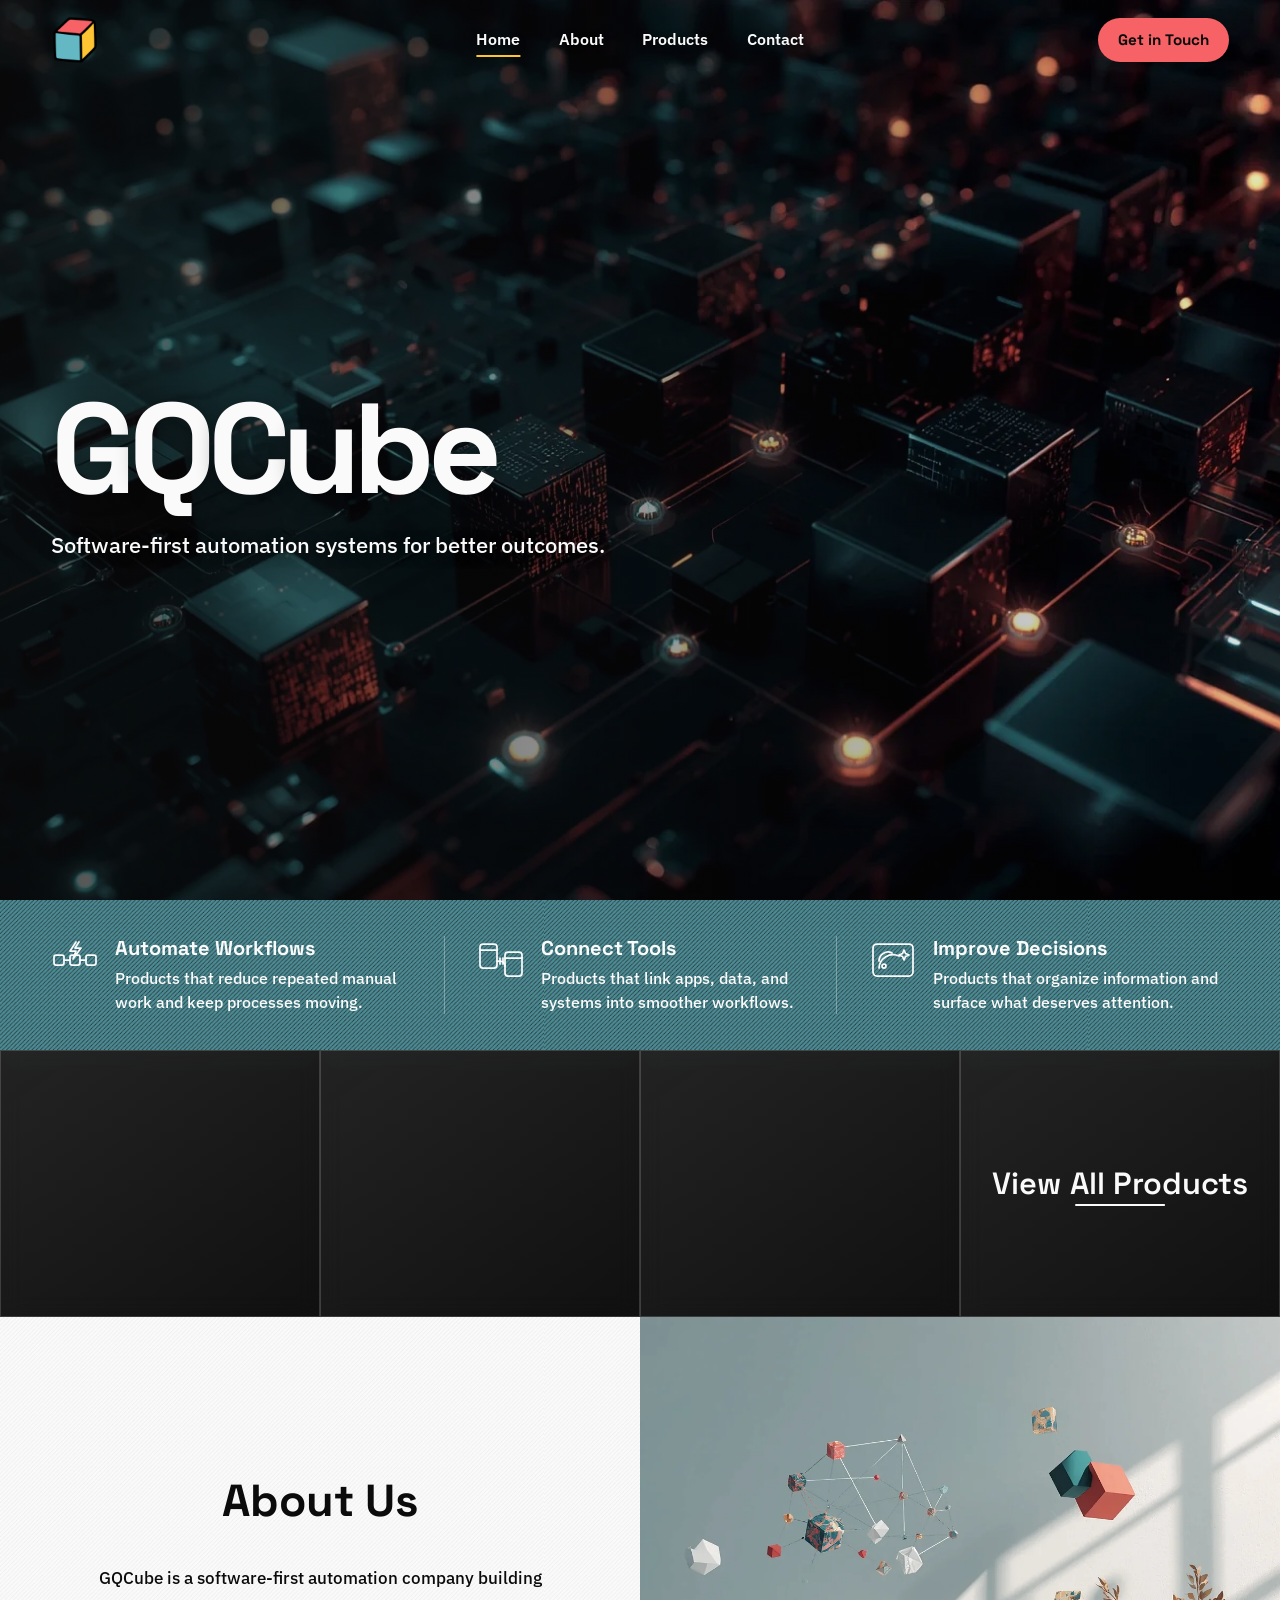
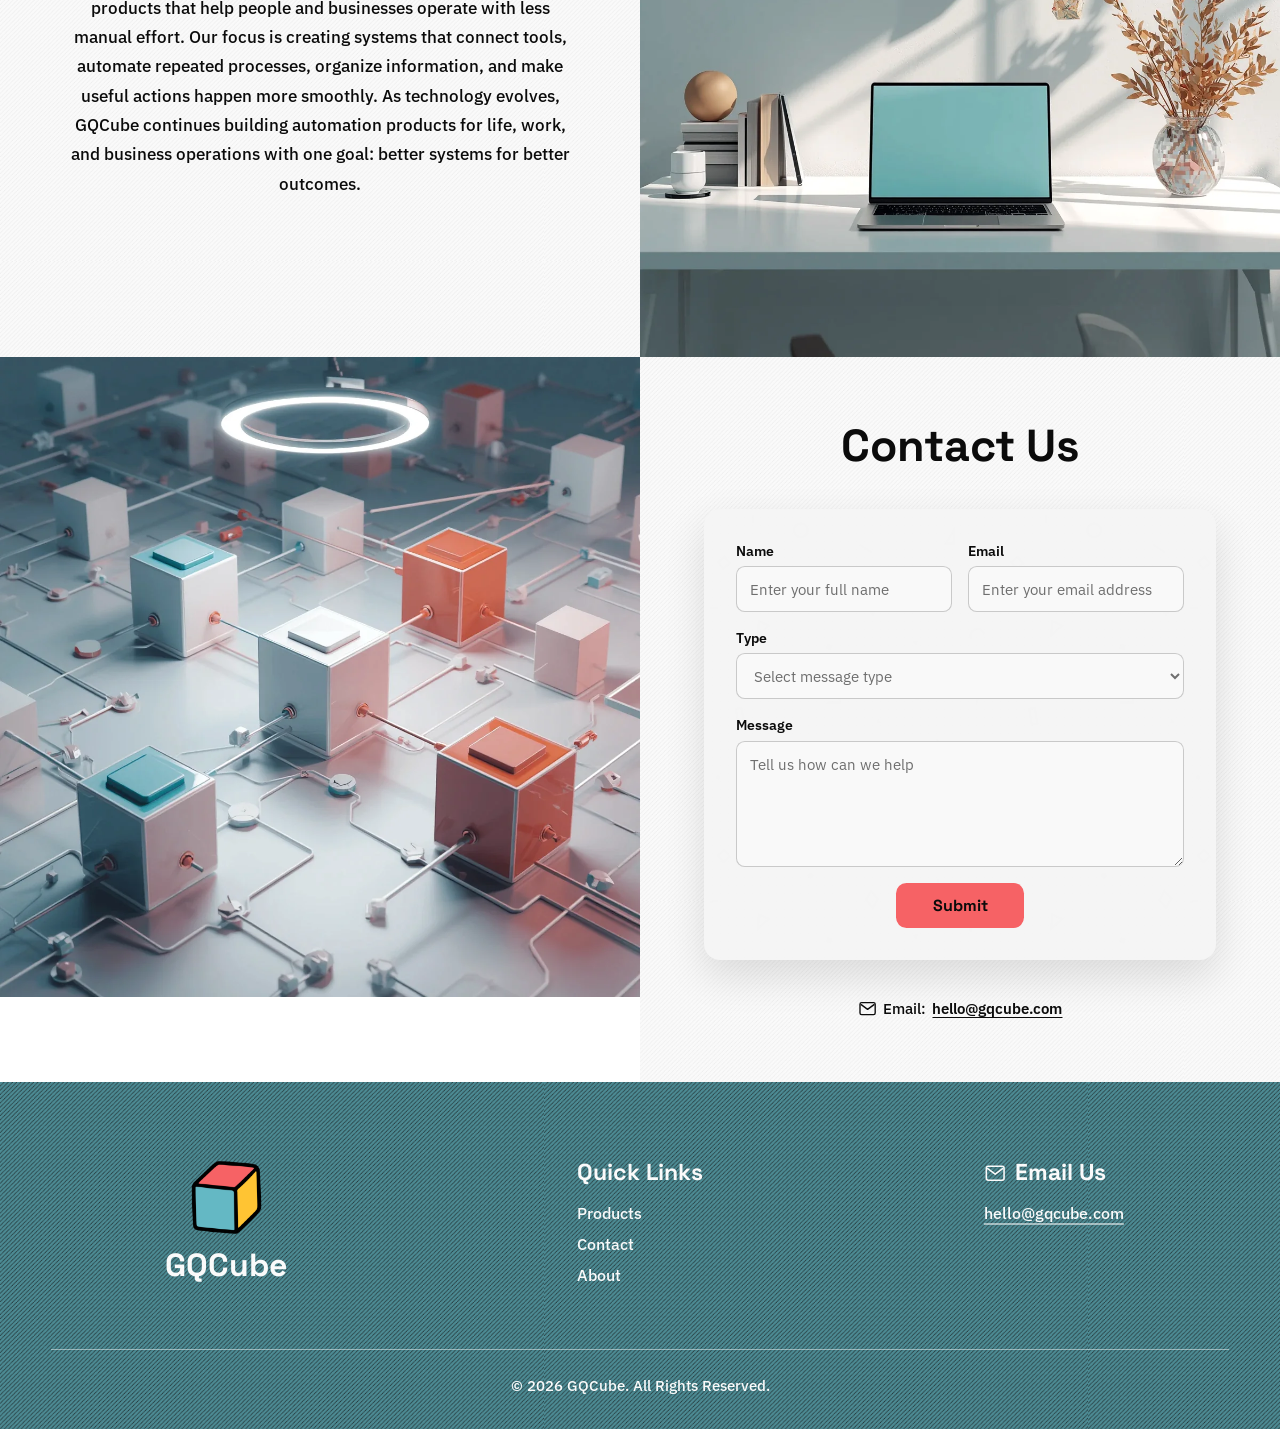
<file: index.html>
<!doctype html>
<html lang="en">
<head>
  <meta charset="utf-8">
  <meta name="viewport" content="width=device-width, initial-scale=1">
  <meta name="robots" content="index, follow">
  <meta name="author" content="GQCube">

  <title>GQCube | Software-First Automation Products</title>
  <meta
    name="description"
    content="GQCube builds software-first automation products that reduce manual work, connect tools, streamline processes, and create systems for better outcomes."
  >

  <link rel="canonical" href="https://gqcube.com/">

  <meta property="og:site_name" content="GQCube">
  <meta property="og:title" content="GQCube | Software-First Automation Products">
  <meta
    property="og:description"
    content="Software-first automation products that reduce manual work, connect tools, automate processes, and create systems for better outcomes."
  >
  <meta property="og:type" content="website">
  <meta property="og:url" content="https://gqcube.com/">
  <meta property="og:image" content="https://gqcube.com/images/homepage/hero.webp">

  <meta name="twitter:card" content="summary_large_image">
  <meta name="twitter:title" content="GQCube | Software-First Automation Products">
  <meta
    name="twitter:description"
    content="Software-first automation products that reduce manual work, connect tools, and automate processes."
  >
  <meta name="twitter:image" content="https://gqcube.com/images/homepage/hero.webp">

  <link rel="icon" href="images/logo/favicon.webp" type="image/webp">
  <link rel="preconnect" href="https://fonts.googleapis.com">
  <link rel="preconnect" href="https://fonts.gstatic.com" crossorigin>
  <link
    rel="stylesheet"
    href="https://fonts.googleapis.com/css2?family=IBM+Plex+Sans:wght@500;600&family=Space+Grotesk:wght@500;600;700&display=swap"
  >
  <link
    rel="preload"
    href="images/homepage/hero.webp"
    as="image"
    type="image/webp"
    fetchpriority="high"
  >
  <link rel="stylesheet" href="css/style.css">
  <script src="js/script.js" defer></script>
</head>
<body>
  <a class="skip-link" href="#main-content">Skip to main content</a>

  <header class="site-header" data-site-header>
    <div class="site-header__inner">
      <a class="site-header__logo" href="/" aria-label="GQCube homepage" data-header-logo>
        <img src="images/logo/favicon.webp" alt="" width="48" height="48">
      </a>

      <nav class="site-header__nav" aria-label="Primary navigation">
        <ul class="site-header__nav-list">
          <li><a class="site-header__nav-link" href="/" aria-current="page">Home</a></li>
          <li><a class="site-header__nav-link" href="#about">About</a></li>
          <li><a class="site-header__nav-link" href="/products/">Products</a></li>
          <li><a class="site-header__nav-link" href="#contact">Contact</a></li>
        </ul>
      </nav>

      <a class="site-header__cta site-header__cta--desktop" href="#contact">Get in Touch</a>

      <button
        class="site-header__menu-toggle"
        type="button"
        aria-label="Open navigation menu"
        aria-expanded="false"
        aria-controls="mobile-menu"
        data-menu-toggle
      >
        <span aria-hidden="true"></span>
        <span aria-hidden="true"></span>
        <span aria-hidden="true"></span>
      </button>
    </div>

    <div class="site-header__mobile-menu" id="mobile-menu" data-mobile-menu hidden>
      <nav aria-label="Mobile navigation">
        <ul class="site-header__mobile-nav-list">
          <li><a class="site-header__nav-link" href="/" aria-current="page">Home</a></li>
          <li><a class="site-header__nav-link" href="#about">About</a></li>
          <li><a class="site-header__nav-link" href="/products/">Products</a></li>
          <li><a class="site-header__nav-link" href="#contact">Contact</a></li>
        </ul>
      </nav>

      <a class="site-header__cta site-header__cta--mobile" href="#contact">Get in Touch</a>
    </div>
  </header>

  <main id="main-content">
    <section class="home-hero" aria-labelledby="home-hero-title">
      <div class="home-hero__inner">
        <div class="home-hero__content">
          <h1 class="home-hero__title" id="home-hero-title" aria-label="GQCube">
            <span aria-hidden="true">
              <span class="home-hero__letter home-hero__letter--g">G</span><span class="home-hero__letter home-hero__letter--q">Q</span><span class="home-hero__letter home-hero__letter--c">C</span>ube
            </span>
          </h1>
          <p class="home-hero__subtext">Software-first automation systems for better outcomes.</p>
        </div>
      </div>
    </section>

    <section class="what-we-build" aria-label="What We Build">
      <div class="what-we-build__inner" data-reveal>
        <div class="what-we-build__grid">
          <article class="what-we-build__item">
            <svg
              class="what-we-build__icon"
              viewBox="0 0 48 48"
              aria-hidden="true"
              focusable="false"
            >
              <rect x="3" y="19" width="10" height="10" rx="2"></rect>
              <rect x="19" y="19" width="10" height="10" rx="2"></rect>
              <rect x="35" y="19" width="10" height="10" rx="2"></rect>
              <path d="M13 24h6M29 24h6"></path>
              <path d="m25 6-6 9h6l-3 8 8-11h-6l4-6"></path>
            </svg>

            <div>
              <h2 class="what-we-build__name">Automate Workflows</h2>
              <p class="what-we-build__description">
                Products that reduce repeated manual work and keep processes moving.
              </p>
            </div>
          </article>

          <article class="what-we-build__item">
            <svg
              class="what-we-build__icon"
              viewBox="0 0 48 48"
              aria-hidden="true"
              focusable="false"
            >
              <rect x="3" y="8" width="17" height="24" rx="3"></rect>
              <rect x="28" y="16" width="17" height="24" rx="3"></rect>
              <path d="M3 14h17M28 22h17"></path>
              <path d="M20 25h3a5 5 0 0 1 5 5"></path>
              <path d="M23 22v6M26 22v6"></path>
            </svg>

            <div>
              <h2 class="what-we-build__name">Connect Tools</h2>
              <p class="what-we-build__description">
                Products that link apps, data, and systems into smoother workflows.
              </p>
            </div>
          </article>

          <article class="what-we-build__item">
            <svg
              class="what-we-build__icon"
              viewBox="0 0 48 48"
              aria-hidden="true"
              focusable="false"
            >
              <rect x="4" y="8" width="40" height="32" rx="4"></rect>
              <path d="M10 32a14 14 0 0 1 20-12"></path>
              <path d="M10 25a9 9 0 0 1 13-8"></path>
              <circle cx="15" cy="30" r="2"></circle>
              <path d="m35 14 1.5 3.5L40 19l-3.5 1.5L35 24l-1.5-3.5L30 19l3.5-1.5L35 14Z"></path>
            </svg>

            <div>
              <h2 class="what-we-build__name">Improve Decisions</h2>
              <p class="what-we-build__description">
                Products that organize information and surface what deserves attention.
              </p>
            </div>
          </article>
        </div>
      </div>
    </section>

    <section class="products-preview" aria-label="Products Preview">
      <div class="products-preview__grid">
        <div class="products-preview__panel">
          <p class="products-preview__phrase products-preview__phrase--products">Products</p>
        </div>

        <div class="products-preview__panel">
          <p class="products-preview__phrase products-preview__phrase--coming">Coming</p>
        </div>

        <div class="products-preview__panel">
          <p class="products-preview__phrase products-preview__phrase--soon">Soon</p>
        </div>

        <div class="products-preview__panel">
          <a class="products-preview__link" href="/products/">
            <span class="products-preview__link-word products-preview__link-word--view">View</span>
            <span class="products-preview__link-word products-preview__link-word--all">All</span>
            <span class="products-preview__link-word products-preview__link-word--products">Products</span>
          </a>
        </div>
      </div>
    </section>

    <section class="home-split home-about" id="about" aria-labelledby="home-about-title">
      <div class="home-split__content">
        <h2 class="home-split__title" id="home-about-title" data-reveal>About Us</h2>

        <p class="home-about__description" data-reveal>
          GQCube is a software-first automation company building products that help people and businesses operate with less manual effort. Our focus is creating systems that connect tools, automate repeated processes, organize information, and make useful actions happen more smoothly. As technology evolves, GQCube continues building automation products for life, work, and business operations with one goal: better systems for better outcomes.
        </p>
      </div>

      <div class="home-split__media">
        <img
          class="home-split__image"
          src="images/homepage/about.webp"
          alt="Modern workspace with a laptop and connected geometric automation elements"
          width="1200"
          height="1200"
          loading="lazy"
          decoding="async"
        >
      </div>
    </section>

    <section class="home-split home-contact" id="contact" aria-labelledby="home-contact-title">
      <div class="home-split__media">
        <img
          class="home-split__image"
          src="images/homepage/contact.webp"
          alt="Connected geometric systems representing automated communication and workflows"
          width="1200"
          height="1200"
          loading="lazy"
          decoding="async"
        >
      </div>

      <div class="home-split__content">
        <h2 class="home-split__title" id="home-contact-title" data-reveal>Contact Us</h2>

        <form class="contact-form" aria-labelledby="home-contact-title" data-reveal>
          <div class="contact-form__row">
            <div class="contact-form__field">
              <label for="contact-name">Name</label>
              <input
                id="contact-name"
                name="name"
                type="text"
                placeholder="Enter your full name"
                autocomplete="name"
                required
              >
            </div>

            <div class="contact-form__field">
              <label for="contact-email">Email</label>
              <input
                id="contact-email"
                name="email"
                type="email"
                placeholder="Enter your email address"
                autocomplete="email"
                required
              >
            </div>
          </div>

          <div class="contact-form__field">
            <label for="contact-type">Type</label>
            <select id="contact-type" name="type" required>
              <option value="" selected disabled>Select message type</option>
              <option value="general-inquiry">General Inquiry</option>
              <option value="product-interest">Product Interest</option>
              <option value="automation-idea">Automation Idea</option>
              <option value="business-opportunity">Business Opportunity</option>
              <option value="support">Support</option>
              <option value="other">Other</option>
            </select>
          </div>

          <div class="contact-form__field">
            <label for="contact-message">Message</label>
            <textarea
              id="contact-message"
              name="message"
              placeholder="Tell us how can we help"
              rows="5"
              required
            ></textarea>
          </div>

          <button class="contact-form__submit" type="submit">Submit</button>
        </form>

        <p class="home-contact__email" data-reveal>
          <svg viewBox="0 0 24 24" aria-hidden="true" focusable="false">
            <rect x="2.5" y="4.5" width="19" height="15" rx="2"></rect>
            <path d="m4 7 8 6 8-6"></path>
          </svg>
          <span>Email:</span>
          <a href="mailto:hello@gqcube.com">hello@gqcube.com</a>
        </p>
      </div>
    </section>
  </main>

  <footer class="site-footer">
    <div class="site-footer__inner">
      <div class="site-footer__main">
        <div class="site-footer__brand">
          <div class="site-footer__logo-wrap" data-footer-logo>
            <img
              class="site-footer__logo"
              src="images/logo/favicon.webp"
              alt="GQCube logo"
              width="96"
              height="96"
              loading="lazy"
              decoding="async"
            >
          </div>
          <p class="site-footer__company">GQCube</p>
        </div>

        <nav class="site-footer__links" aria-labelledby="footer-links-title">
          <h2 class="site-footer__heading" id="footer-links-title">Quick Links</h2>
          <ul>
            <li><a href="/products/">Products</a></li>
            <li><a href="#contact">Contact</a></li>
            <li><a href="#about">About</a></li>
          </ul>
        </nav>

        <section class="site-footer__email" aria-labelledby="footer-email-title">
          <h2 class="site-footer__heading site-footer__email-heading" id="footer-email-title">
            <svg viewBox="0 0 24 24" aria-hidden="true" focusable="false">
              <rect x="2.5" y="4.5" width="19" height="15" rx="2"></rect>
              <path d="m4 7 8 6 8-6"></path>
            </svg>
            <span>Email Us</span>
          </h2>
          <a href="mailto:hello@gqcube.com">hello@gqcube.com</a>
        </section>
      </div>

      <div class="site-footer__bottom">
        <p>© 2026 GQCube. All Rights Reserved.</p>
      </div>
    </div>
  </footer>
</body>
</html>
</file>
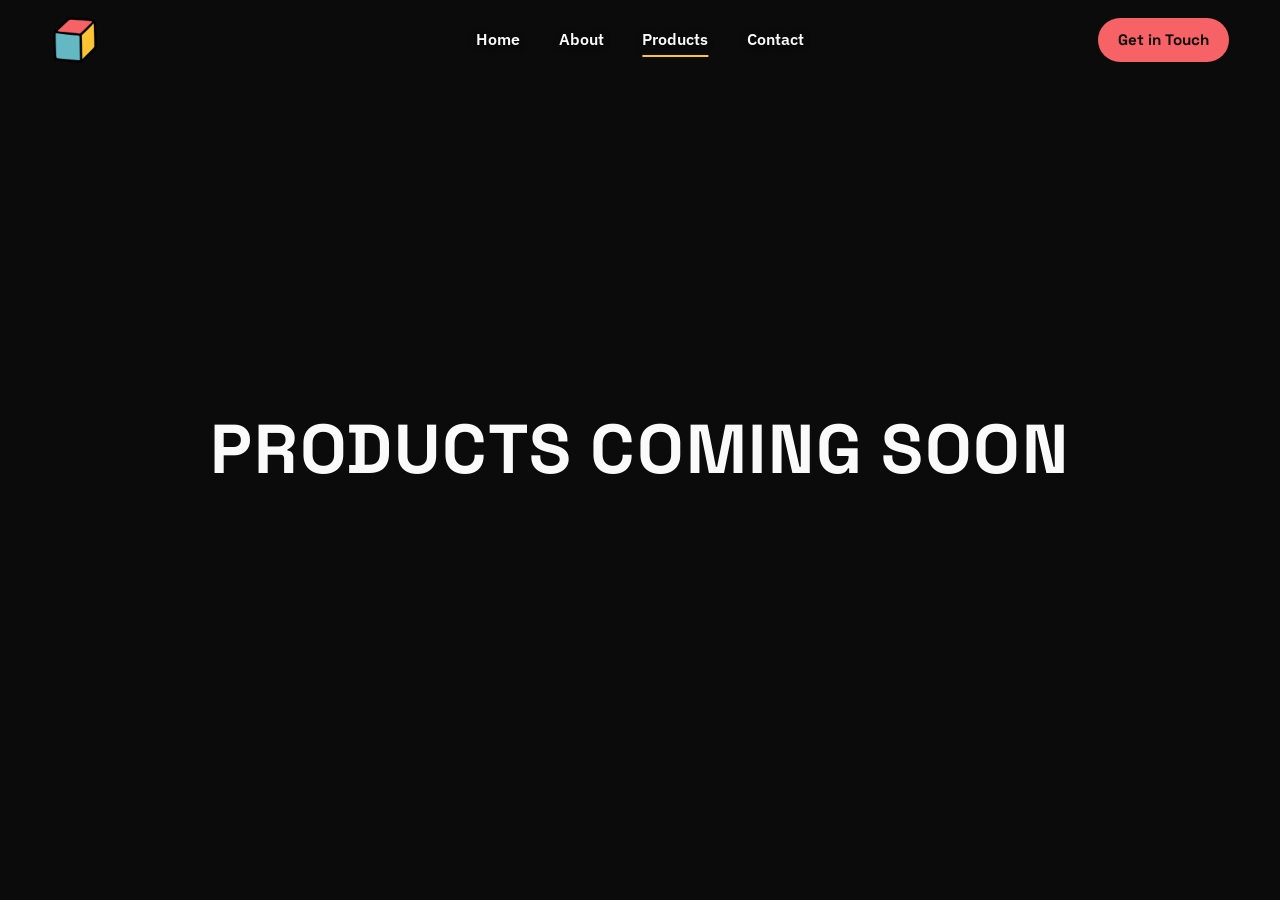
<file: products/index.html>
<!doctype html>
<html lang="en">
<head>
  <meta charset="utf-8">
  <meta name="viewport" content="width=device-width, initial-scale=1">
  <meta name="robots" content="index, follow">
  <meta name="author" content="GQCube">

  <title>Automation Products | GQCube</title>
  <meta
    name="description"
    content="Explore GQCube automation products designed to connect tools, automate processes, reduce manual work, and create systems for better outcomes."
  >

  <link rel="canonical" href="https://gqcube.com/products/">

  <meta property="og:site_name" content="GQCube">
  <meta property="og:title" content="Automation Products | GQCube">
  <meta
    property="og:description"
    content="Explore software-first automation products built to connect tools, automate processes, and reduce manual work."
  >
  <meta property="og:type" content="website">
  <meta property="og:url" content="https://gqcube.com/products/">
  <meta property="og:image" content="https://gqcube.com/images/homepage/hero.webp">

  <meta name="twitter:card" content="summary_large_image">
  <meta name="twitter:title" content="Automation Products | GQCube">
  <meta
    name="twitter:description"
    content="Explore software-first automation products built to connect tools, automate processes, and reduce manual work."
  >
  <meta name="twitter:image" content="https://gqcube.com/images/homepage/hero.webp">

  <link rel="icon" href="../images/logo/favicon.webp" type="image/webp">
  <link rel="preconnect" href="https://fonts.googleapis.com">
  <link rel="preconnect" href="https://fonts.gstatic.com" crossorigin>
  <link
    rel="stylesheet"
    href="https://fonts.googleapis.com/css2?family=IBM+Plex+Sans:wght@500;600&family=Space+Grotesk:wght@500;600;700&display=swap"
  >
  <link rel="stylesheet" href="../css/style.css">
  <script src="../js/script.js" defer></script>
</head>
<body class="products-page">
  <a class="skip-link" href="#main-content">Skip to main content</a>

  <header class="site-header" data-site-header>
    <div class="site-header__inner">
      <a class="site-header__logo" href="/" aria-label="GQCube homepage" data-header-logo>
        <img src="../images/logo/favicon.webp" alt="" width="48" height="48">
      </a>

      <nav class="site-header__nav" aria-label="Primary navigation">
        <ul class="site-header__nav-list">
          <li><a class="site-header__nav-link" href="/">Home</a></li>
          <li><a class="site-header__nav-link" href="/#about">About</a></li>
          <li><a class="site-header__nav-link" href="/products/" aria-current="page">Products</a></li>
          <li><a class="site-header__nav-link" href="/#contact">Contact</a></li>
        </ul>
      </nav>

      <a class="site-header__cta site-header__cta--desktop" href="/#contact">Get in Touch</a>

      <button
        class="site-header__menu-toggle"
        type="button"
        aria-label="Open navigation menu"
        aria-expanded="false"
        aria-controls="mobile-menu"
        data-menu-toggle
      >
        <span aria-hidden="true"></span>
        <span aria-hidden="true"></span>
        <span aria-hidden="true"></span>
      </button>
    </div>

    <div class="site-header__mobile-menu" id="mobile-menu" data-mobile-menu hidden>
      <nav aria-label="Mobile navigation">
        <ul class="site-header__mobile-nav-list">
          <li><a class="site-header__nav-link" href="/">Home</a></li>
          <li><a class="site-header__nav-link" href="/#about">About</a></li>
          <li><a class="site-header__nav-link" href="/products/" aria-current="page">Products</a></li>
          <li><a class="site-header__nav-link" href="/#contact">Contact</a></li>
        </ul>
      </nav>

      <a class="site-header__cta site-header__cta--mobile" href="/#contact">Get in Touch</a>
    </div>
  </header>

  <main class="products-coming-soon" id="main-content">
    <h1 class="products-coming-soon__title">
      <span class="products-coming-soon__word products-coming-soon__word--products">PRODUCTS</span>
      <span class="products-coming-soon__word products-coming-soon__word--coming">COMING</span>
      <span class="products-coming-soon__word products-coming-soon__word--soon">SOON</span>
    </h1>
  </main>
</body>
</html>
</file>
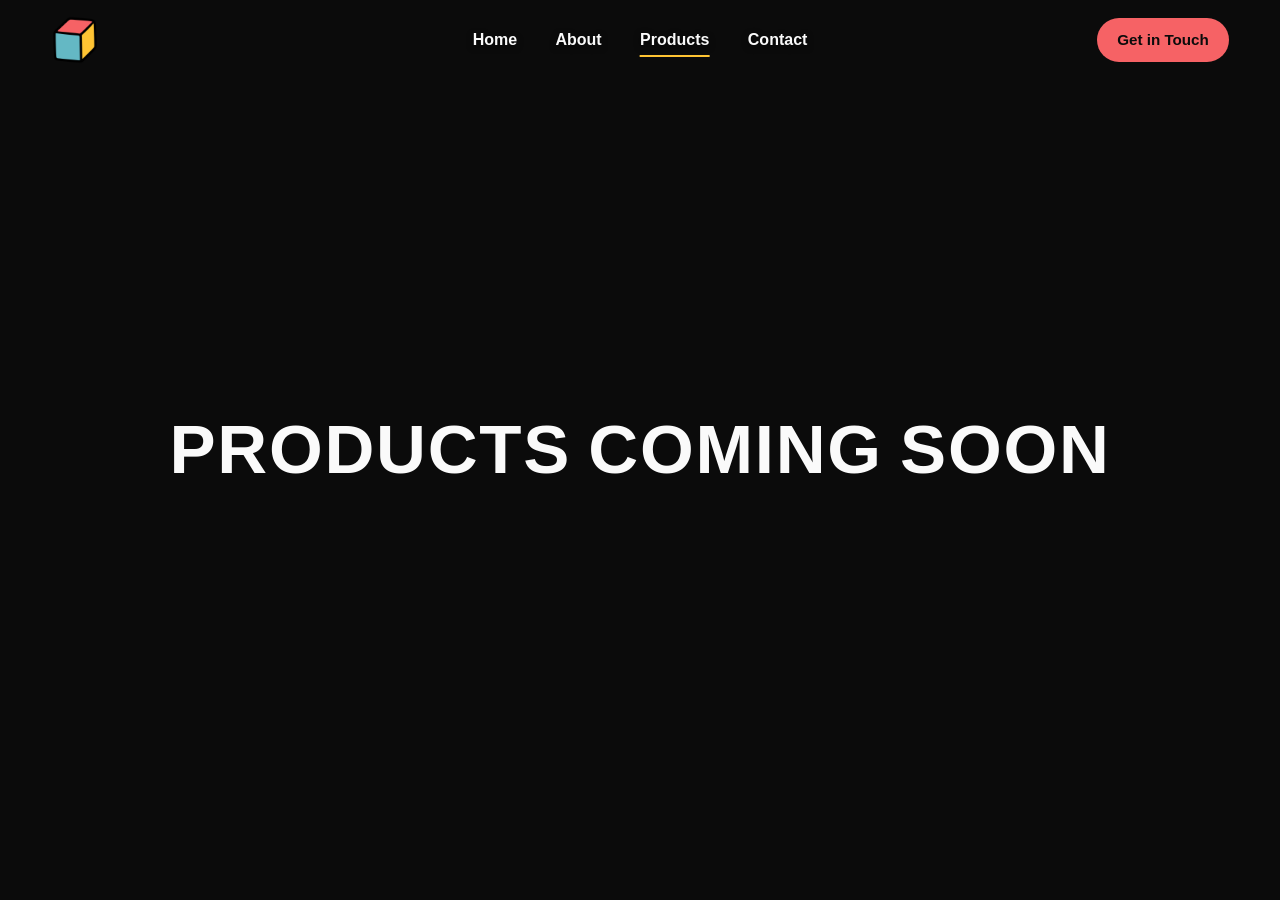
<file: html/products.html>
<!doctype html>
<html lang="en">
<head>
  <meta charset="utf-8">
  <meta name="viewport" content="width=device-width, initial-scale=1">
  <meta name="robots" content="index, follow">
  <meta name="author" content="GQCube">

  <title>Automation Products | GQCube</title>
  <meta
    name="description"
    content="Explore GQCube automation products designed to connect tools, automate processes, reduce manual work, and create systems for better outcomes."
  >

  <!-- Replace example.com with the production domain before launch. -->
  <link rel="canonical" href="https://www.example.com/products">

  <meta property="og:site_name" content="GQCube">
  <meta property="og:title" content="Automation Products | GQCube">
  <meta
    property="og:description"
    content="Explore software-first automation products built to connect tools, automate processes, and reduce manual work."
  >
  <meta property="og:type" content="website">
  <meta property="og:url" content="https://www.example.com/products">
  <meta property="og:image" content="https://www.example.com/images/products/hero.webp">

  <meta name="twitter:card" content="summary_large_image">
  <meta name="twitter:title" content="Automation Products | GQCube">
  <meta
    name="twitter:description"
    content="Explore software-first automation products built to connect tools, automate processes, and reduce manual work."
  >
  <meta name="twitter:image" content="https://www.example.com/images/products/hero.webp">

  <link rel="icon" href="../images/logo/favicon.webp" type="image/webp">
  <link rel="stylesheet" href="../css/style.css">
  <script src="../js/script.js" defer></script>
</head>
<body class="products-page">
  <header class="site-header" data-site-header>
    <div class="site-header__inner">
      <a class="site-header__logo" href="../index.html" aria-label="GQCube homepage" data-header-logo>
        <img src="../images/logo/favicon.webp" alt="" width="48" height="48">
      </a>

      <nav class="site-header__nav" aria-label="Primary navigation">
        <ul class="site-header__nav-list">
          <li><a class="site-header__nav-link" href="../index.html">Home</a></li>
          <li><a class="site-header__nav-link" href="../index.html#about">About</a></li>
          <li><a class="site-header__nav-link" href="products.html" aria-current="page">Products</a></li>
          <li><a class="site-header__nav-link" href="../index.html#contact">Contact</a></li>
        </ul>
      </nav>

      <a class="site-header__cta site-header__cta--desktop" href="../index.html#contact">Get in Touch</a>

      <button
        class="site-header__menu-toggle"
        type="button"
        aria-label="Open navigation menu"
        aria-expanded="false"
        aria-controls="mobile-menu"
        data-menu-toggle
      >
        <span aria-hidden="true"></span>
        <span aria-hidden="true"></span>
        <span aria-hidden="true"></span>
      </button>
    </div>

    <div class="site-header__mobile-menu" id="mobile-menu" data-mobile-menu hidden>
      <nav aria-label="Mobile navigation">
        <ul class="site-header__mobile-nav-list">
          <li><a class="site-header__nav-link" href="../index.html">Home</a></li>
          <li><a class="site-header__nav-link" href="../index.html#about">About</a></li>
          <li><a class="site-header__nav-link" href="products.html" aria-current="page">Products</a></li>
          <li><a class="site-header__nav-link" href="../index.html#contact">Contact</a></li>
        </ul>
      </nav>

      <a class="site-header__cta site-header__cta--mobile" href="../index.html#contact">Get in Touch</a>
    </div>
  </header>

  <main class="products-coming-soon" id="main-content">
    <h1 class="products-coming-soon__title">
      <span class="products-coming-soon__word products-coming-soon__word--products">PRODUCTS</span>
      <span class="products-coming-soon__word products-coming-soon__word--coming">COMING</span>
      <span class="products-coming-soon__word products-coming-soon__word--soon">SOON</span>
    </h1>
  </main>
</body>
</html>
</file>
<file: css/style.css>
:root {
  --color-ink: #0b0b0b;
  --color-paper: #fafafa;
  --color-accent: #f66265;
  --color-brand-blue: #64b8c4;
  --color-brand-yellow: #ffc433;
  --font-body: "IBM Plex Sans", Arial, sans-serif;
  --font-heading: "Space Grotesk", Arial, sans-serif;
  --header-height: 5rem;
  --header-inline-padding: clamp(1.25rem, 4vw, 4rem);
}

*,
*::before,
*::after {
  box-sizing: border-box;
}

html {
  scroll-behavior: smooth;
}

body {
  margin: 0;
  font-family: var(--font-body);
}

body.has-open-menu {
  overflow: hidden;
}

.skip-link {
  position: fixed;
  z-index: 1100;
  top: 0.75rem;
  left: 0.75rem;
  padding: 0.7rem 1rem;
  border-radius: 0.4rem;
  color: var(--color-ink);
  background: var(--color-brand-yellow);
  font-weight: 600;
  text-decoration: none;
  transform: translateY(calc(-100% - 1rem));
  transition: transform 180ms ease;
}

.skip-link:focus {
  outline: 0.1875rem solid var(--color-accent);
  outline-offset: 0.2rem;
  transform: translateY(0);
}

.site-header {
  --header-foreground: var(--color-paper);

  position: fixed;
  z-index: 1000;
  top: 0;
  right: 0;
  left: 0;
  color: var(--header-foreground);
  background-color: transparent;
  transition:
    color 220ms ease,
    background-color 220ms ease,
    box-shadow 220ms ease;
}

.site-header a,
.site-header button {
  -webkit-tap-highlight-color: transparent;
}

.site-header.is-scrolled,
.site-header.is-menu-open {
  --header-foreground: var(--color-ink);

  background-color: var(--color-paper);
  background-image:
    linear-gradient(rgba(250, 250, 250, 0.92), rgba(250, 250, 250, 0.92)),
    url("../images/texture/texture-4.webp");
  background-size: auto, 34rem 34rem;
  box-shadow: 0 0.5rem 1.5rem rgba(11, 11, 11, 0.1);
}

.site-header__inner {
  position: relative;
  display: flex;
  align-items: center;
  justify-content: space-between;
  width: min(100%, 90rem);
  min-height: var(--header-height);
  margin-inline: auto;
  padding-inline: var(--header-inline-padding);
}

.site-header__logo {
  display: inline-flex;
  flex: 0 0 auto;
  align-items: center;
  justify-content: center;
  width: 3rem;
  height: 3rem;
  border-radius: 50%;
  transform-origin: center;
  transition: transform 180ms ease;
}

.site-header__logo:hover,
.site-header__logo:focus-visible {
  transform: scale(1.08);
}

.site-header__logo img {
  display: block;
  width: 100%;
  height: 100%;
  object-fit: contain;
}

.site-header__logo.is-rotating-clockwise img {
  animation: logo-spin-clockwise 4s linear infinite;
}

.site-header__logo.is-rotating-counterclockwise img {
  animation: logo-spin-counterclockwise 4s linear infinite;
}

.site-header__nav {
  position: absolute;
  left: 50%;
  transform: translateX(-50%);
}

.site-header__nav-list,
.site-header__mobile-nav-list {
  display: flex;
  align-items: center;
  margin: 0;
  padding: 0;
  list-style: none;
}

.site-header__nav-list {
  gap: clamp(1.5rem, 3vw, 2.75rem);
}

.site-header__nav-link {
  position: relative;
  display: inline-block;
  padding-block: 0.45rem;
  color: inherit;
  font-family: var(--font-body);
  font-size: 1rem;
  font-weight: 600;
  line-height: 1.2;
  text-decoration: none;
  text-shadow: 0 0.125rem 0.4rem rgba(0, 0, 0, 0.65);
}

.site-header__nav-link::after {
  position: absolute;
  right: 0;
  bottom: 0;
  left: 0;
  height: 0.125rem;
  content: "";
  background: var(--color-brand-yellow);
  transform: scaleX(0);
  transform-origin: left center;
  transition: transform 220ms ease;
}

.site-header__nav-link:hover::after,
.site-header__nav-link:focus-visible::after,
.site-header__nav-link[aria-current]::after {
  transform: scaleX(1);
}

.site-header.is-scrolled .site-header__nav-link,
.site-header.is-menu-open .site-header__nav-link {
  text-shadow: none;
}

.site-header__cta {
  display: inline-flex;
  align-items: center;
  justify-content: center;
  min-height: 2.75rem;
  padding: 0.75rem 1.25rem;
  border-radius: 999px;
  color: var(--color-ink);
  background: var(--color-accent);
  font-family: var(--font-heading);
  font-size: 0.95rem;
  font-weight: 700;
  line-height: 1;
  text-decoration: none;
  transition:
    transform 180ms ease,
    box-shadow 180ms ease;
}

.site-header__cta:hover,
.site-header__cta:focus-visible {
  transform: scale(1.05);
  box-shadow: 0 0.5rem 1rem rgba(246, 98, 101, 0.25);
}

.site-header__cta:active {
  transform: scale(0.97);
}

.site-header__menu-toggle {
  display: none;
  appearance: none;
  width: 3rem;
  height: 3rem;
  padding: 0.7rem;
  border: 0;
  border-radius: 50%;
  color: inherit;
  background: transparent;
  cursor: pointer;
}

.site-header__menu-toggle span {
  display: block;
  width: 100%;
  height: 0.125rem;
  border-radius: 999px;
  background: currentColor;
  transition:
    transform 220ms ease,
    opacity 180ms ease;
}

.site-header__menu-toggle span + span {
  margin-top: 0.35rem;
}

.site-header__menu-toggle[aria-expanded="true"] span:nth-child(1) {
  transform: translateY(0.475rem) rotate(45deg);
}

.site-header__menu-toggle[aria-expanded="true"] span:nth-child(2) {
  opacity: 0;
}

.site-header__menu-toggle[aria-expanded="true"] span:nth-child(3) {
  transform: translateY(-0.475rem) rotate(-45deg);
}

.site-header__mobile-menu {
  width: 100%;
  padding: 0.75rem var(--header-inline-padding) 1.5rem;
  border-top: 1px solid rgba(11, 11, 11, 0.1);
}

.site-header__mobile-menu[hidden] {
  display: none;
}

.site-header__mobile-nav-list {
  align-items: flex-start;
  flex-direction: column;
  gap: 0.25rem;
}

.site-header__mobile-nav-list .site-header__nav-link {
  display: inline-block;
  width: fit-content;
  padding-block: 0.85rem 0.3rem;
  color: var(--color-ink);
  text-shadow: none;
}

.site-header__cta--mobile {
  width: 100%;
  margin-top: 1rem;
}

.site-header a:focus-visible,
.site-header button:focus-visible {
  outline: 0.1875rem solid var(--color-accent);
  outline-offset: 0.25rem;
}

.home-hero {
  display: flex;
  align-items: center;
  min-height: 100vh;
  min-height: 100svh;
  padding:
    calc(var(--header-height) + clamp(2rem, 5vh, 4rem))
    var(--header-inline-padding)
    clamp(3rem, 8vh, 6rem);
  overflow: hidden;
  color: var(--color-paper);
  background-color: var(--color-ink);
  background-image:
    linear-gradient(
      90deg,
      rgba(11, 11, 11, 0.72) 0%,
      rgba(11, 11, 11, 0.42) 52%,
      rgba(11, 11, 11, 0.1) 100%
    ),
    url("../images/homepage/hero.webp");
  background-position: center;
  background-size: cover;
}

.home-hero__inner {
  width: min(100%, 90rem);
  margin-inline: auto;
}

.home-hero__content {
  width: min(100%, 44rem);
}

.home-hero__title {
  margin: 0;
  color: var(--color-paper);
  font-family: var(--font-heading);
  font-size: clamp(4rem, 10vw, 8.5rem);
  font-weight: 700;
  letter-spacing: -0.06em;
  line-height: 0.9;
  text-wrap: balance;
  text-shadow: 0 0.2rem 1.2rem rgba(0, 0, 0, 0.3);
}

.home-hero__letter {
  color: var(--color-paper);
  animation-duration: 12s;
  animation-timing-function: ease-in-out;
  animation-iteration-count: infinite;
}

.home-hero__letter--g,
.products-preview__link-word--view {
  animation-name: brand-color-blue;
}

.home-hero__letter--q,
.products-preview__link-word--all {
  animation-name: brand-color-coral;
}

.home-hero__letter--c,
.products-preview__link-word--products {
  animation-name: brand-color-yellow;
}

.home-hero__subtext {
  max-width: 38rem;
  margin: clamp(1rem, 2.5vh, 1.5rem) 0 0;
  color: var(--color-paper);
  font-family: var(--font-body);
  font-size: clamp(1.05rem, 2vw, 1.35rem);
  font-weight: 500;
  line-height: 1.55;
  text-shadow: 0 0.125rem 0.8rem rgba(0, 0, 0, 0.55);
}

.what-we-build {
  padding: clamp(1.5rem, 3vw, 2.25rem) var(--header-inline-padding);
  color: var(--color-paper);
  background-color: var(--color-brand-blue);
  background-image:
    linear-gradient(rgba(11, 11, 11, 0.26), rgba(11, 11, 11, 0.26)),
    url("../images/texture/texture-4.webp");
  background-size: auto, 34rem 34rem;
}

.what-we-build__inner {
  width: min(100%, 90rem);
  margin-inline: auto;
}

.what-we-build__inner.is-reveal-ready {
  opacity: 0;
  transform: translateY(1rem);
  transition:
    opacity 600ms ease,
    transform 600ms ease;
}

.what-we-build__inner.is-reveal-ready.is-visible {
  opacity: 1;
  transform: translateY(0);
}

.what-we-build__grid {
  display: grid;
  grid-template-columns: repeat(3, minmax(0, 1fr));
}

.what-we-build__item {
  display: grid;
  grid-template-columns: 3rem minmax(0, 1fr);
  gap: 1rem;
  align-items: start;
  min-width: 0;
  padding-inline: clamp(1.25rem, 2.5vw, 2.25rem);
}

.what-we-build__item:first-child {
  padding-left: 0;
}

.what-we-build__item + .what-we-build__item {
  border-left: 1px solid rgba(250, 250, 250, 0.32);
}

.what-we-build__item:last-child {
  padding-right: 0;
}

.what-we-build__icon {
  width: 3rem;
  height: 3rem;
  color: var(--color-paper);
  fill: none;
  stroke: currentColor;
  stroke-linecap: round;
  stroke-linejoin: round;
  stroke-width: 1.75;
}

.what-we-build__name {
  margin: 0;
  color: var(--color-paper);
  font-family: var(--font-heading);
  font-size: clamp(1.05rem, 1.6vw, 1.25rem);
  font-weight: 700;
  line-height: 1.2;
}

.what-we-build__description {
  margin: 0.45rem 0 0;
  color: var(--color-paper);
  font-family: var(--font-body);
  font-size: 0.98rem;
  font-weight: 500;
  line-height: 1.5;
}

.products-preview {
  width: 100%;
  overflow: hidden;
  background: var(--color-ink);
}

.products-preview__grid {
  display: grid;
  grid-template-columns: repeat(4, minmax(0, 1fr));
  gap: 0;
  width: 100%;
}

.products-preview__panel {
  display: grid;
  place-items: center;
  min-width: 0;
  aspect-ratio: 6 / 5;
  overflow: hidden;
  color: var(--color-paper);
  background:
    linear-gradient(
      145deg,
      rgba(250, 250, 250, 0.1),
      rgba(250, 250, 250, 0.025)
    );
  outline: 1px solid rgba(250, 250, 250, 0.16);
  outline-offset: -1px;
  -webkit-backdrop-filter: blur(0.75rem);
  backdrop-filter: blur(0.75rem);
}

.products-preview__phrase,
.products-preview__link {
  color: var(--color-paper);
  font-family: var(--font-heading);
  font-size: clamp(1.4rem, 2.4vw, 2.4rem);
  font-weight: 600;
  line-height: 1.1;
}

.products-preview__phrase {
  margin: 0;
  opacity: 0;
  font-size: clamp(1.8rem, 3vw, 3rem);
  letter-spacing: 0.04em;
  text-transform: uppercase;
  animation-duration: 10.5s;
  animation-timing-function: ease-in-out;
  animation-iteration-count: infinite;
}

.products-preview__phrase--products {
  animation-name: products-preview-products;
}

.products-preview__phrase--coming {
  animation-name: products-preview-coming;
}

.products-preview__phrase--soon {
  animation-name: products-preview-soon;
}

.products-preview__link {
  position: relative;
  display: inline-flex;
  gap: 0.28em;
  align-items: center;
  padding: 0.35rem 0;
  text-decoration: none;
  -webkit-tap-highlight-color: transparent;
}

.products-preview__link::after {
  position: absolute;
  right: 0;
  bottom: 0;
  left: 0;
  height: 0.125rem;
  content: "";
  background: var(--color-paper);
  transform: scaleX(0.35);
  transform-origin: center;
  transition: transform 180ms ease;
}

.products-preview__link:hover::after,
.products-preview__link:focus-visible::after {
  transform: scaleX(1);
}

.products-preview__link:focus-visible {
  border-radius: 0.2rem;
  outline: 0.1875rem solid var(--color-brand-yellow);
  outline-offset: 0.4rem;
}

.products-preview__link-word {
  color: var(--color-paper);
  animation-duration: 12s;
  animation-timing-function: ease-in-out;
  animation-iteration-count: infinite;
}

.products-page {
  overflow: hidden;
  background: var(--color-ink);
}

.products-coming-soon {
  display: grid;
  place-items: center;
  width: 100%;
  height: 100vh;
  height: 100svh;
  padding-inline: clamp(1rem, 4vw, 4rem);
  overflow: hidden;
  background: var(--color-ink);
}

.products-coming-soon__title {
  display: flex;
  flex-wrap: nowrap;
  gap: clamp(0.25em, 1vw, 0.5em);
  align-items: center;
  justify-content: center;
  margin: 0;
  color: var(--color-paper);
  font-family: var(--font-heading);
  font-size: clamp(0.85rem, 5.4vw, 5rem);
  font-weight: 700;
  letter-spacing: 0.025em;
  line-height: 1;
  text-align: center;
  white-space: nowrap;
}

.products-coming-soon__word {
  --word-highlight: var(--color-paper);

  color: var(--color-paper);
  animation: products-coming-soon-word 12s ease-in-out infinite;
}

.products-coming-soon__word--products {
  --word-highlight: var(--color-brand-blue);
}

.products-coming-soon__word--coming {
  --word-highlight: var(--color-accent);

  animation-delay: 4s;
}

.products-coming-soon__word--soon {
  --word-highlight: var(--color-brand-yellow);

  animation-delay: 8s;
}

@keyframes products-coming-soon-word {
  0%,
  20% {
    color: var(--word-highlight);
  }

  25%,
  96% {
    color: var(--color-paper);
  }

  100% {
    color: var(--word-highlight);
  }
}

.home-split {
  display: grid;
  grid-template-columns: repeat(2, minmax(0, 1fr));
  width: 100%;
}

#about,
#contact {
  scroll-margin-top: var(--header-height);
}

.home-split__content,
.home-split__media {
  min-width: 0;
  aspect-ratio: 1;
}

.home-split__content {
  display: grid;
  grid-template-rows: auto 1fr auto;
  gap: clamp(1.5rem, 3vw, 2.5rem);
  align-items: center;
  padding: clamp(2.5rem, 5vw, 5rem);
  color: var(--color-ink);
  background-color: var(--color-paper);
  background-image:
    linear-gradient(rgba(250, 250, 250, 0.92), rgba(250, 250, 250, 0.92)),
    url("../images/texture/texture-4.webp");
  background-size: auto, 34rem 34rem;
}

.home-split__title {
  margin: 0;
  color: var(--color-ink);
  font-family: var(--font-heading);
  font-size: clamp(2rem, 3.5vw, 3.5rem);
  font-weight: 700;
  line-height: 1.1;
  text-align: center;
}

.home-split__media {
  overflow: hidden;
}

.home-split__image {
  display: block;
  width: 100%;
  height: 100%;
  object-fit: cover;
}

.home-about__description {
  width: min(100%, 42rem);
  margin: 0 auto;
  color: var(--color-ink);
  font-family: var(--font-body);
  font-size: clamp(1rem, 1.35vw, 1.15rem);
  font-weight: 500;
  line-height: 1.7;
  text-align: center;
}

.home-about .home-split__content {
  grid-template-rows: auto auto;
  align-content: center;
}

.home-split__content > [data-reveal].is-reveal-ready {
  opacity: 0;
  transform: translateY(1rem);
  transition:
    opacity 600ms ease,
    transform 600ms ease;
}

.home-split__content > [data-reveal].is-reveal-ready.is-visible {
  opacity: 1;
  transform: translateY(0);
}

.contact-form {
  display: grid;
  gap: 1rem;
  align-self: center;
  justify-self: center;
  width: min(100%, 34rem);
  padding: clamp(1.25rem, 2.5vw, 2rem);
  color: var(--color-ink);
  background-color: #f5f5f5;
  background-image:
    linear-gradient(rgba(245, 245, 245, 0.9), rgba(245, 245, 245, 0.9)),
    url("../images/texture/texture-11.webp");
  background-size: auto, 30rem 30rem;
  border-radius: 1rem;
  box-shadow: 0 1rem 2.5rem rgba(11, 11, 11, 0.12);
  font-family: var(--font-body);
}

.contact-form__row {
  display: grid;
  grid-template-columns: repeat(2, minmax(0, 1fr));
  gap: 1rem;
}

.contact-form__field {
  display: grid;
  gap: 0.4rem;
  min-width: 0;
}

.contact-form__field label {
  color: var(--color-ink);
  font-size: 0.9rem;
  font-weight: 600;
}

.contact-form__field input,
.contact-form__field select,
.contact-form__field textarea {
  width: 100%;
  border: 1px solid rgba(11, 11, 11, 0.2);
  border-radius: 0.55rem;
  color: var(--color-ink);
  background: rgba(250, 250, 250, 0.88);
  font: inherit;
  font-size: 0.95rem;
  outline: none;
  transition:
    border-color 180ms ease,
    box-shadow 180ms ease;
}

.contact-form__field input,
.contact-form__field select {
  min-height: 2.85rem;
  padding: 0.7rem 0.8rem;
}

.contact-form__field textarea {
  min-height: 7.5rem;
  padding: 0.75rem 0.8rem;
  resize: vertical;
}

.contact-form__field input::placeholder,
.contact-form__field textarea::placeholder {
  color: rgba(11, 11, 11, 0.58);
}

.contact-form__field select:invalid {
  color: rgba(11, 11, 11, 0.58);
}

.contact-form__field input:focus-visible,
.contact-form__field select:focus-visible,
.contact-form__field textarea:focus-visible {
  border-color: var(--color-brand-blue);
  box-shadow: 0 0 0 0.2rem rgba(100, 184, 196, 0.28);
}

.contact-form__submit {
  justify-self: center;
  min-width: 8rem;
  min-height: 2.8rem;
  padding: 0.75rem 1.5rem;
  border: 0;
  border-radius: 0.65rem;
  color: var(--color-ink);
  background: var(--color-accent);
  font-family: var(--font-heading);
  font-size: 1rem;
  font-weight: 700;
  cursor: pointer;
  -webkit-tap-highlight-color: transparent;
  transition:
    box-shadow 180ms ease,
    transform 180ms ease;
}

.contact-form__submit:hover {
  box-shadow: 0 0.6rem 1.2rem rgba(246, 98, 101, 0.3);
  transform: scale(1.04);
}

.contact-form__submit:active {
  transform: scale(0.97);
}

.contact-form__submit:focus-visible {
  outline: 0.1875rem solid var(--color-brand-yellow);
  outline-offset: 0.25rem;
}

.home-contact__email {
  display: flex;
  gap: 0.4rem;
  align-items: center;
  justify-content: center;
  margin: 0;
  color: var(--color-ink);
  font-family: var(--font-body);
  font-size: 0.95rem;
  font-weight: 500;
}

.home-contact__email svg {
  width: 1.2rem;
  height: 1.2rem;
  fill: none;
  stroke: currentColor;
  stroke-linecap: round;
  stroke-linejoin: round;
  stroke-width: 1.7;
}

.home-contact__email a {
  color: inherit;
  font-weight: 600;
  text-underline-offset: 0.2em;
}

.home-contact__email a:hover {
  color: #c73f45;
}

.home-contact__email a:focus-visible {
  border-radius: 0.15rem;
  outline: 0.1875rem solid var(--color-accent);
  outline-offset: 0.2rem;
}

.site-footer {
  color: var(--color-paper);
  background-color: var(--color-brand-blue);
  background-image:
    linear-gradient(rgba(11, 11, 11, 0.26), rgba(11, 11, 11, 0.26)),
    url("../images/texture/texture-4.webp");
  background-size: auto, 34rem 34rem;
}

.site-footer__inner {
  width: min(100%, 90rem);
  margin-inline: auto;
  padding:
    clamp(3rem, 6vw, 5rem)
    var(--header-inline-padding)
    clamp(1.5rem, 3vw, 2rem);
}

.site-footer__main {
  display: grid;
  grid-template-columns: repeat(3, minmax(0, 1fr));
  gap: clamp(2.5rem, 5vw, 5rem);
  align-items: start;
}

.site-footer__brand {
  display: grid;
  gap: 0.75rem;
  justify-items: center;
  text-align: center;
}

.site-footer__logo-wrap {
  display: inline-flex;
  align-items: center;
  justify-content: center;
  width: clamp(4.5rem, 6vw, 6rem);
  transform-origin: center;
  transition: transform 180ms ease;
}

.site-footer__logo-wrap:hover {
  transform: scale(1.08);
}

.site-footer__logo {
  display: block;
  width: 100%;
  height: auto;
}

.site-footer__logo-wrap.is-rotating-clockwise .site-footer__logo {
  animation: logo-spin-clockwise 4s linear infinite;
}

.site-footer__logo-wrap.is-rotating-counterclockwise .site-footer__logo {
  animation: logo-spin-counterclockwise 4s linear infinite;
}

.site-footer__company {
  margin: 0;
  color: var(--color-paper);
  font-family: var(--font-heading);
  font-size: clamp(1.5rem, 2.5vw, 2rem);
  font-weight: 700;
  line-height: 1.1;
}

.site-footer__links,
.site-footer__email {
  justify-self: center;
}

.site-footer__heading {
  margin: 0 0 1rem;
  color: var(--color-paper);
  font-family: var(--font-heading);
  font-size: clamp(1.2rem, 1.8vw, 1.5rem);
  font-weight: 700;
  line-height: 1.2;
}

.site-footer__links ul {
  display: grid;
  gap: 0.7rem;
  margin: 0;
  padding: 0;
  list-style: none;
}

.site-footer__links a,
.site-footer__email > a {
  display: inline-block;
  color: var(--color-paper);
  font-family: var(--font-body);
  font-size: 1rem;
  font-weight: 500;
  text-decoration-color: rgba(250, 250, 250, 0.55);
  text-decoration-thickness: 0.1rem;
  text-underline-offset: 0.25em;
  -webkit-tap-highlight-color: transparent;
  transition:
    color 180ms ease,
    transform 180ms ease;
}

.site-footer__links a {
  text-decoration-line: none;
}

.site-footer__links a:hover,
.site-footer__email > a:hover {
  color: var(--color-brand-yellow);
  transform: translateX(0.2rem);
}

.site-footer__links a:focus-visible,
.site-footer__email > a:focus-visible {
  border-radius: 0.15rem;
  outline: 0.1875rem solid var(--color-brand-yellow);
  outline-offset: 0.25rem;
}

.site-footer__email-heading {
  display: flex;
  gap: 0.55rem;
  align-items: center;
}

.site-footer__email-heading svg {
  width: 1.4rem;
  height: 1.4rem;
  fill: none;
  stroke: currentColor;
  stroke-linecap: round;
  stroke-linejoin: round;
  stroke-width: 1.7;
}

.site-footer__bottom {
  margin-top: clamp(2.5rem, 5vw, 4.5rem);
  padding-top: 1.5rem;
  border-top: 1px solid rgba(250, 250, 250, 0.48);
}

.site-footer__bottom p {
  margin: 0;
  color: var(--color-paper);
  font-family: var(--font-body);
  font-size: 0.95rem;
  font-weight: 500;
  line-height: 1.5;
  text-align: center;
}

@keyframes products-preview-products {
  0% {
    opacity: 0;
  }

  6%,
  26% {
    opacity: 1;
  }

  32%,
  100% {
    opacity: 0;
  }
}

@keyframes products-preview-coming {
  0%,
  30% {
    opacity: 0;
  }

  36%,
  56% {
    opacity: 1;
  }

  62%,
  100% {
    opacity: 0;
  }
}

@keyframes products-preview-soon {
  0%,
  60% {
    opacity: 0;
  }

  66%,
  86% {
    opacity: 1;
  }

  92%,
  100% {
    opacity: 0;
  }
}

@keyframes brand-color-blue {
  0%,
  25% {
    color: var(--color-brand-blue);
  }

  30%,
  95% {
    color: var(--color-paper);
  }

  100% {
    color: var(--color-brand-blue);
  }
}

@keyframes brand-color-coral {
  0%,
  27% {
    color: var(--color-paper);
  }

  32%,
  57% {
    color: var(--color-accent);
  }

  62%,
  100% {
    color: var(--color-paper);
  }
}

@keyframes brand-color-yellow {
  0%,
  59% {
    color: var(--color-paper);
  }

  64%,
  89% {
    color: var(--color-brand-yellow);
  }

  94%,
  100% {
    color: var(--color-paper);
  }
}

@keyframes logo-spin-clockwise {
  to {
    transform: rotate(360deg);
  }
}

@keyframes logo-spin-counterclockwise {
  to {
    transform: rotate(-360deg);
  }
}

@media (max-width: 50rem) {
  :root {
    --header-height: 4.5rem;
  }

  .site-header__nav,
  .site-header__cta--desktop {
    display: none;
  }

  .site-header__menu-toggle {
    display: block;
  }

  .home-hero {
    background-position: 58% center;
  }
}

@media (max-width: 56rem) {
  .what-we-build__grid {
    grid-template-columns: 1fr;
  }

  .what-we-build__item {
    padding: 1.25rem 0;
  }

  .what-we-build__item:first-child {
    padding-top: 0;
  }

  .what-we-build__item + .what-we-build__item {
    border-top: 1px solid rgba(250, 250, 250, 0.32);
    border-left: 0;
  }

  .what-we-build__item:last-child {
    padding-bottom: 0;
  }
}

@media (max-width: 64rem) {
  .products-preview__grid {
    grid-template-columns: repeat(2, minmax(0, 1fr));
  }

  .products-preview__phrase {
    font-size: clamp(2.5rem, 6vw, 4rem);
  }

  .site-footer__main {
    grid-template-columns: repeat(2, minmax(0, 1fr));
  }

  .site-footer__brand {
    grid-column: 1 / -1;
  }
}

@media (max-width: 68rem) {
  .home-split {
    grid-template-columns: 1fr;
  }

  .home-split__content {
    min-height: 42rem;
    aspect-ratio: auto;
    padding: clamp(2rem, 7vw, 4rem);
  }

  .home-split__media {
    display: none;
  }
}

@media (max-width: 36rem) {
  .products-preview__grid {
    grid-template-columns: 1fr;
  }

  .products-preview__phrase {
    font-size: clamp(2.75rem, 12vw, 4rem);
  }

  .products-preview__link {
    font-size: clamp(1.5rem, 7vw, 2.25rem);
  }

  .home-split__content {
    min-height: auto;
    gap: 1.75rem;
    padding: 2.5rem 1.25rem;
  }

  .contact-form__row {
    grid-template-columns: 1fr;
  }

  .home-contact__email {
    flex-wrap: wrap;
  }
}

@media (max-width: 40rem) {
  .site-footer__main {
    grid-template-columns: 1fr;
    gap: 2.25rem;
  }

  .site-footer__brand {
    grid-column: auto;
  }

  .site-footer__links,
  .site-footer__email {
    justify-self: stretch;
    text-align: left;
  }

  .site-footer__bottom {
    margin-top: 2.75rem;
  }
}

@media (prefers-reduced-motion: reduce) {
  html {
    scroll-behavior: auto;
  }

  .site-header,
  .site-header *,
  .site-header *::before,
  .site-header *::after,
  .site-footer__logo-wrap,
  .site-footer__logo {
    scroll-behavior: auto !important;
    animation-duration: 0.01ms !important;
    animation-iteration-count: 1 !important;
    transition-duration: 0.01ms !important;
  }

  .home-hero__letter {
    color: var(--color-paper);
    animation: none;
  }

  .skip-link {
    transition: none;
  }

  .what-we-build__inner.is-reveal-ready {
    opacity: 1;
    transform: none;
    transition: none;
  }

  .home-split__content > [data-reveal].is-reveal-ready {
    opacity: 1;
    transform: none;
    transition: none;
  }

  .products-preview__phrase {
    opacity: 1;
    animation: none;
  }

  .products-preview__link-word {
    color: var(--color-paper);
    animation: none;
  }

  .products-coming-soon__word {
    color: var(--color-paper);
    animation: none;
  }

  .products-preview__link::after {
    transition: none;
  }

  .contact-form__field input,
  .contact-form__field select,
  .contact-form__field textarea,
  .contact-form__submit {
    transition: none;
  }

  .site-footer__links a,
  .site-footer__email > a {
    transition: none;
  }
}
</file>
